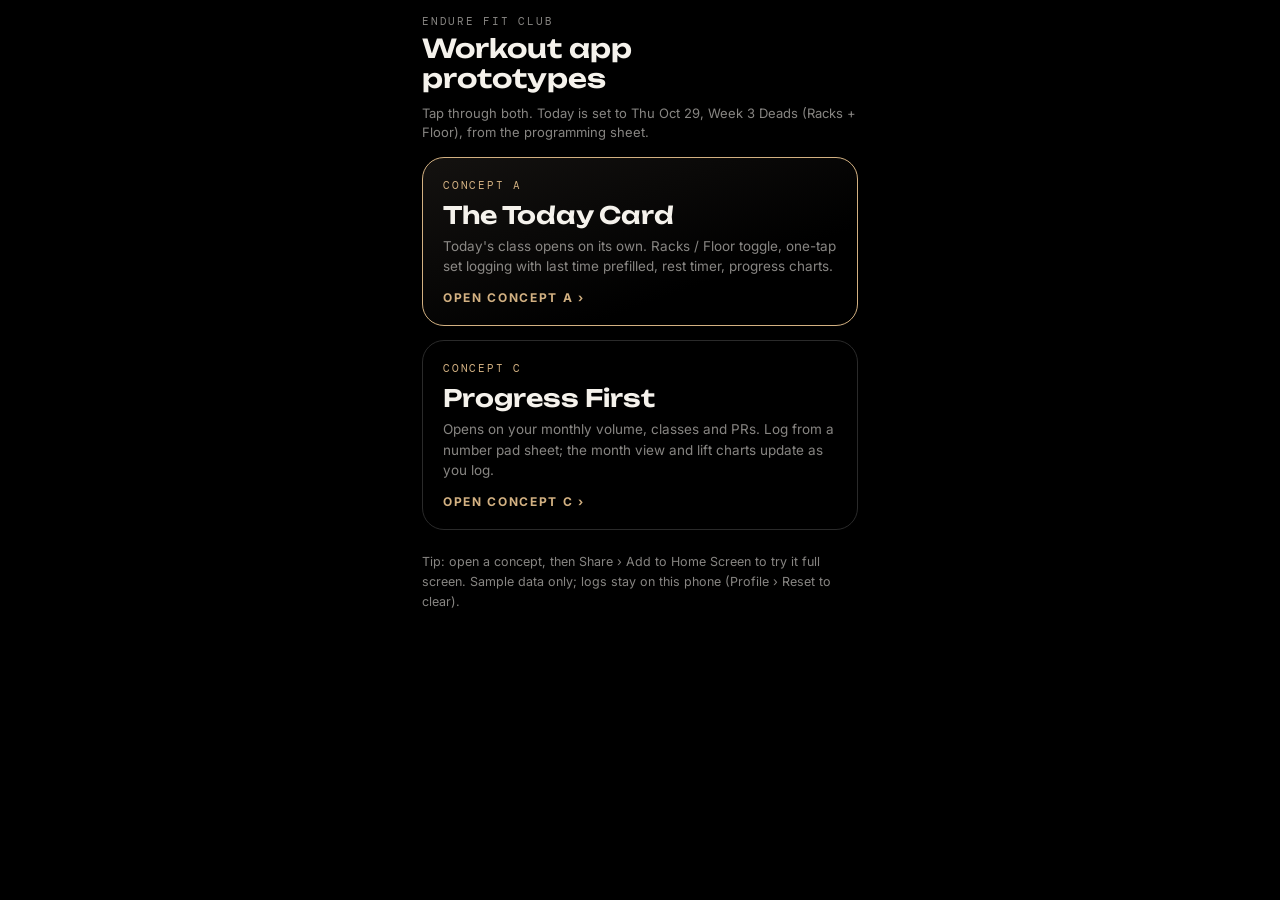
<file: index.html>
<!doctype html><html lang="en"><head><meta charset="utf-8">
<meta name="viewport" content="width=device-width,initial-scale=1,viewport-fit=cover">
<meta name="apple-mobile-web-app-capable" content="yes"><meta name="apple-mobile-web-app-status-bar-style" content="black-translucent">
<meta name="apple-mobile-web-app-title" content="Endure"><meta name="theme-color" content="#000000">
<link rel="apple-touch-icon" href="icons/icon-180.png"><link rel="manifest" href="manifest.webmanifest">
<meta name="robots" content="noindex,nofollow">
<title>Endure · Workout App Prototypes</title>
<link href="https://fonts.googleapis.com/css2?family=DM+Mono:wght@400;500&family=Inter:wght@400;500;600;700&family=Unbounded:wght@500;600;700&display=swap" rel="stylesheet">
<link rel="stylesheet" href="shared/base.css">
<style>.card{display:block;margin:14px 22px 0;border:1px solid #2a2a2a;border-radius:22px;padding:20px;text-decoration:none;color:var(--c)}
.card.a{border-color:var(--g);background:linear-gradient(160deg,#141210,#000 70%)}
.card .k{font-family:'DM Mono',monospace;font-size:11px;letter-spacing:.16em;color:var(--g)}
.card .t{font-family:Unbounded,sans-serif;font-size:24px;font-weight:600;margin:8px 0 6px}
.card .d{font-size:13.5px;color:var(--m);line-height:1.5}.card .go{margin-top:14px;font-weight:700;letter-spacing:.14em;font-size:12px}
.how{margin:22px 22px 0;font-size:12.5px;color:var(--m);line-height:1.6}</style></head><body>
<div class="screen" style="padding-bottom:40px"><div class="pad"><div class="hello mono gold" style="letter-spacing:.16em;font-size:11px">ENDURE FIT CLUB</div><div class="h1">Workout app<br>prototypes</div>
<div class="hello" style="margin-top:10px;line-height:1.5">Tap through both. Today is set to Thu Oct 29, Week 3 Deads (Racks + Floor), from the programming sheet.</div></div>
<a class="card a" href="a/"><div class="k">CONCEPT A</div><div class="t">The Today Card</div><div class="d">Today's class opens on its own. Racks / Floor toggle, one-tap set logging with last time prefilled, rest timer, progress charts.</div><div class="go gold">OPEN CONCEPT A ›</div></a>
<a class="card" href="c/"><div class="k">CONCEPT C</div><div class="t">Progress First</div><div class="d">Opens on your monthly volume, classes and PRs. Log from a number pad sheet; the month view and lift charts update as you log.</div><div class="go gold">OPEN CONCEPT C ›</div></a>
<div class="how">Tip: open a concept, then Share › Add to Home Screen to try it full screen. Sample data only; logs stay on this phone (Profile › Reset to clear).</div>
</div></body></html>
</file>
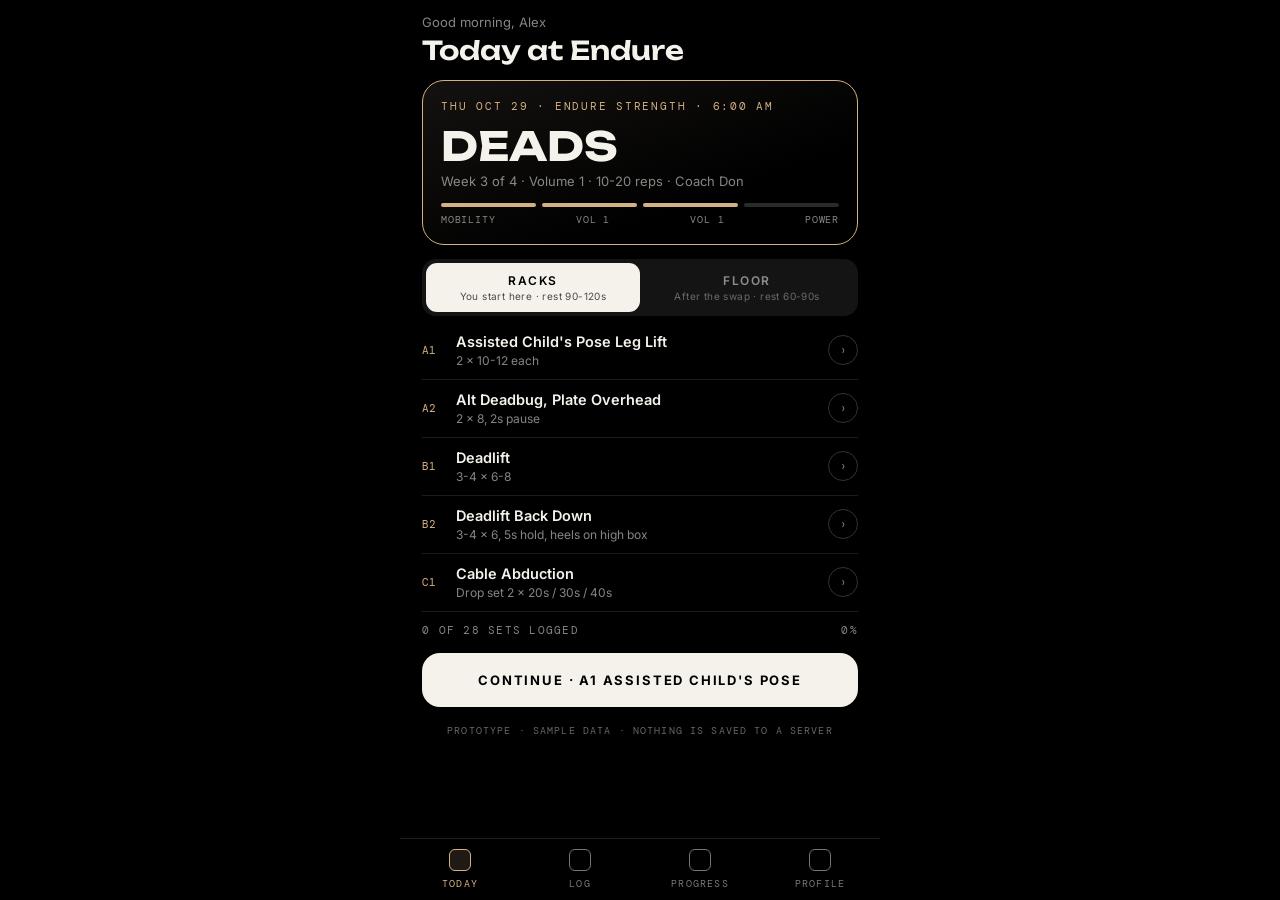
<file: a/index.html>
<!doctype html><html lang="en"><head><meta charset="utf-8">
<meta name="viewport" content="width=device-width,initial-scale=1,viewport-fit=cover,user-scalable=no">
<meta name="apple-mobile-web-app-capable" content="yes"><meta name="mobile-web-app-capable" content="yes">
<meta name="apple-mobile-web-app-status-bar-style" content="black-translucent">
<meta name="apple-mobile-web-app-title" content="Endure A"><meta name="theme-color" content="#000000">
<link rel="apple-touch-icon" href="../icons/icon-180.png"><link rel="manifest" href="manifest.webmanifest">
<title>Endure · Concept A · Today Card</title>
<link rel="preconnect" href="https://fonts.googleapis.com"><link rel="preconnect" href="https://fonts.gstatic.com" crossorigin>
<link href="https://fonts.googleapis.com/css2?family=DM+Mono:wght@400;500&family=Inter:wght@400;500;600;700&family=Unbounded:wght@500;600;700&display=swap" rel="stylesheet">
<link rel="stylesheet" href="../shared/base.css">
<style>
.hero{margin:14px 22px 0;border:1px solid var(--g);border-radius:22px;padding:18px;background:linear-gradient(160deg,#141210,#000 70%)}
.hero .k{font-family:'DM Mono',monospace;font-size:11px;letter-spacing:.16em;color:var(--g)}
.hero .big{font-family:Unbounded,sans-serif;font-size:40px;font-weight:700;margin:8px 0 2px}
.hero .meta{font-size:13px;color:var(--m)}
.hero .bar{display:flex;gap:6px;margin-top:14px}.hero .bar i{flex:1;height:4px;border-radius:2px;background:#2a2a2a}.hero .bar i.on{background:var(--g)}
.hero .bl{display:flex;justify-content:space-between;font-family:'DM Mono',monospace;font-size:10px;color:var(--m);margin-top:6px;letter-spacing:.08em}
.prog{margin:12px 22px 0;font-family:'DM Mono',monospace;font-size:10.5px;letter-spacing:.12em;color:var(--m);display:flex;justify-content:space-between}
.cta{padding:16px 22px 0}
.lname{padding:12px 22px 0;font-family:Unbounded,sans-serif;font-size:28px;font-weight:600;line-height:1.15}
.lsub{padding:6px 22px 0;font-size:13px;color:var(--m)}
.last{margin:16px 22px 0;background:#121212;border-radius:16px;padding:14px 16px;display:flex;justify-content:space-between;align-items:center}
.last .l{font-size:11px;letter-spacing:.14em;color:var(--m);font-family:'DM Mono',monospace}
.last .v{font-size:17px;font-weight:600;margin-top:4px}.last .r{font-size:12px;color:var(--g);text-align:right}
.dial{margin:18px 22px 0;display:flex;gap:12px}
.box{flex:1;border:1px solid #2a2a2a;border-radius:20px;padding:12px 0 10px;text-align:center}
.box.on{border-color:var(--g)}.box .lab{font-family:'DM Mono',monospace;font-size:10.5px;letter-spacing:.16em;color:var(--m)}
.box .num{font-family:Unbounded,sans-serif;font-size:44px;font-weight:600;margin:4px 0 2px}.box.on .num{color:var(--g)}
.box .st{display:flex;justify-content:center;gap:10px}.box .st button{width:52px;height:40px;border-radius:12px;background:#151515;font-size:22px;color:var(--c)}
.sets{margin:16px 22px 0}
.set{display:flex;align-items:center;padding:12px 0;border-bottom:1px solid var(--line);font-size:14px;width:100%;text-align:left}
.set .i{width:50px;font-family:'DM Mono',monospace;color:var(--m);font-size:12px}.set .w{flex:1;font-weight:600}
.set .ck{width:28px;height:28px;border-radius:50%;border:1px solid #444;display:flex;align-items:center;justify-content:center;font-size:13px}
.set .ck.on{background:var(--g);border-color:var(--g);color:#000}
.set.cur .w,.set.cur .i{color:var(--g)}
.addset{font-family:'DM Mono',monospace;font-size:11px;letter-spacing:.12em;color:var(--m);padding:12px 0}
.logbar{position:fixed;left:50%;transform:translateX(-50%);width:100%;max-width:480px;bottom:0;padding:12px 22px calc(16px + var(--safe-b));background:linear-gradient(180deg,rgba(0,0,0,0),#000 30%);z-index:25}
.timer{position:fixed;left:50%;transform:translateX(-50%);width:calc(100% - 28px);max-width:452px;bottom:calc(16px + var(--safe-b));border-radius:24px;background:var(--c);color:#000;padding:14px 16px;display:none;align-items:center;gap:14px;z-index:40;box-shadow:0 20px 40px rgba(0,0,0,.6)}
.timer.show{display:flex}
.timer svg{width:62px;height:62px;flex:none}
.timer .tt{font-family:Unbounded,sans-serif;font-size:24px;font-weight:700}.timer .tl{font-family:'DM Mono',monospace;font-size:10px;letter-spacing:.12em;opacity:.7}
.timer .act{margin-left:auto;display:flex;flex-direction:column;gap:6px}
.timer .act button{background:#000;color:var(--c);border-radius:10px;padding:7px 10px;font-size:11px;font-weight:600;letter-spacing:.08em}
.stat{padding:18px 22px 0;display:flex;align-items:flex-end;gap:12px}
.stat .n{font-family:Unbounded,sans-serif;font-size:50px;font-weight:600;line-height:1}
.stat .u{font-size:14px;color:var(--m);padding-bottom:6px}.stat .d{margin-left:auto;font-size:13px;color:var(--g);padding-bottom:6px;text-align:right}
.chart{margin:14px 22px 0}
.sec{font-family:'DM Mono',monospace;font-size:10.5px;letter-spacing:.14em;color:var(--g);padding:22px 22px 4px}
.prs{margin:0 22px}
</style></head><body>
<div id="app"></div><div class="timer" id="timer"></div><div class="toast" id="toast"></div>
<script src="../shared/data.js"></script>
<script>
const S = EFC.store('efc-proto-a');
let st = Object.assign({side:EFC.firstSide, view:'today', ex:null, cur:0, lift:'r-b1', logs:{}}, S.get());
const save = () => S.set(st);
const $ = s => document.querySelector(s);
const toast = t => { const e=$('#toast'); e.textContent=t; e.classList.add('show'); clearTimeout(toast.t); toast.t=setTimeout(()=>e.classList.remove('show'),1600); };
const nav = on => `<nav class="nav">${[['today','Today'],['log','Log'],['progress','Progress'],['profile','Profile']].map(([k,l])=>`<button class="${on===k?'on':''}" onclick="go('${k}')"><b></b>${l}</button>`).join('')}</nav>`;
function nextEx(){ for (const sd of [st.side, st.side==='RACKS'?'FLOOR':'RACKS']) for (const e of EFC.sides[sd].ex) { if (EFC.doneCount(st.logs,e) < e.sets) return {...e,side:sd}; } return null; }
function go(v){ if(v==='log'){ const n=nextEx()||EFC.byId('r-b1'); return openEx(n.id);} st.view=v; save(); render(); scrollTo(0,0); }
function openEx(id){ const ex=EFC.byId(id); st.ex=id; st.side=ex.side; st.view='log'; const sets=EFC.setsFor(st.logs,ex); st.logs[id]=sets; const i=sets.findIndex(s=>!s.done); st.cur=i<0?sets.length-1:i; save(); render(); scrollTo(0,0); }
function setSide(s){ st.side=s; save(); render(); }
function statusOf(ex){ const d=EFC.doneCount(st.logs,ex); return d===0?['›','']:d>=ex.sets?['✓','done']:[d+'/'+ex.sets,'part']; }
function today(){
  const side = EFC.sides[st.side], other = st.side==='RACKS'?'FLOOR':'RACKS', D=EFC.day;
  const total = EFC.all().reduce((a,e)=>a+e.sets,0), done = EFC.all().reduce((a,e)=>a+Math.min(EFC.doneCount(st.logs,e),e.sets),0);
  const n = nextEx();
  return `<div class="screen"><div class="pad"><div class="hello">Good morning, ${EFC.member.name}</div><div class="h1">Today at Endure</div></div>
  <div class="hero"><div class="k">${D.date.toUpperCase()} · ${D.program.toUpperCase()} · ${D.time}</div><div class="big">${D.title}</div>
  <div class="meta">Week ${D.week} of 4 · ${D.phase} · ${D.reps} · ${D.coach}</div>
  <div class="bar"><i class="on"></i><i class="on"></i><i class="on"></i><i></i></div><div class="bl"><span>MOBILITY</span><span>VOL 1</span><span>VOL 1</span><span>POWER</span></div></div>
  <div class="seg">${['RACKS','FLOOR'].map(s=>`<button class="${st.side===s?'on':''}" onclick="setSide('${s}')">${s}<small>${s===EFC.firstSide?'You start here':'After the swap'} · rest ${EFC.sides[s].rest}</small></button>`).join('')}</div>
  ${side.ex.map(e=>{const [t,c]=statusOf(e); return `<button class="ex" onclick="openEx('${e.id}')"><div class="b">${e.blk}</div><div><div class="n">${e.name}</div><div class="d">${e.rx}</div></div><div class="go ${c}">${t}</div></button>`}).join('')}
  <div class="prog"><span>${done} OF ${total} SETS LOGGED</span><span>${Math.round(done/total*100)}%</span></div>
  <div class="cta">${n?`<button class="btn cream" onclick="openEx('${n.id}')">CONTINUE · ${n.blk} ${n.name.toUpperCase().slice(0,22)}</button>`:`<button class="btn gold" onclick="go('progress')">CLASS COMPLETE · SEE PROGRESS</button>`}</div>
  <div class="sample">PROTOTYPE · SAMPLE DATA · NOTHING IS SAVED TO A SERVER</div></div>${nav('today')}`;
}
function logView(){
  const ex = EFC.byId(st.ex), sets = st.logs[ex.id], s = sets[st.cur], bw = ex.unit!=='lb', rl = ex.repLabel||'REPS';
  const lastTxt = ex.last ? `${ex.last.w} lb x ${ex.last.r.join(', ')}` : (ex.unit==='band'?'Band':'Bodyweight');
  const pb = EFC.prevBest(ex);
  return `<div class="screen" style="padding-bottom:calc(110px + var(--safe-b))"><div class="top"><button class="back" onclick="go('today')">‹ ${ex.side==='RACKS'?'Racks':'Floor'}</button><span class="pill">${ex.blk} · SET ${st.cur+1} OF ${sets.length}</span></div>
  <div class="lname">${ex.name}</div><div class="lsub">${ex.rx} · Rest ${EFC.sides[ex.side].rest}${ex.range?' · '+ex.range:''}</div>
  <div class="last"><div><div class="l">LAST TIME · OCT 22</div><div class="v">${lastTxt}</div></div><div class="r">${ex.last?`Best ${pb} lb${ex.perHand?'<br>per hand':''}`:ex.cue}</div></div>
  <div class="dial">${bw?'':`<div class="box ${'on'}"><div class="lab">WEIGHT · LB</div><div class="num" id="wv">${s.w}</div><div class="st"><button onclick="adj('w',-5)">−</button><button onclick="adj('w',5)">+</button></div></div>`}
  <div class="box ${bw?'on':''}"><div class="lab">${rl}</div><div class="num" id="rv">${s.r}</div><div class="st"><button onclick="adj('r',${rl==='SEC'?-5:-1})">−</button><button onclick="adj('r',${rl==='SEC'?5:1})">+</button></div></div></div>
  <div class="sets">${sets.map((x,i)=>`<button class="set ${i===st.cur?'cur':''}" onclick="pick(${i})"><span class="i">SET ${i+1}</span><span class="w">${bw?'':x.w+' x '}${x.r}${rl==='SEC'?'s':''}${!x.done&&i===st.cur?' · '+(x.w===(ex.last||{}).w?'prefilled':'edited'):''}</span><span class="ck ${x.done?'on':''}" onclick="event.stopPropagation();toggle(${i})">${x.done?'✓':''}</span></button>`).join('')}
  <button class="addset" onclick="addSet()">+ ADD SET</button></div>
  <div class="sample">TIP · TAP A SET TO EDIT IT, TAP ITS CIRCLE TO MARK DONE</div></div>
  <div class="logbar"><button class="btn gold" id="logbtn" onclick="logSet()">${sets.every(x=>x.done)?'ALL SETS DONE · NEXT EXERCISE':'LOG SET '+(st.cur+1)+' · ONE TAP'}</button></div>`;
}
function adj(k,d){ const s=st.logs[st.ex][st.cur]; s[k]=Math.max(0,+(s[k]+d).toFixed(1)); if(s.done) s.done=true; save(); render(); }
function pick(i){ st.cur=i; save(); render(); }
function toggle(i){ const s=st.logs[st.ex][i]; s.done=!s.done; save(); render(); if(s.done) startRest(); }
function addSet(){ const sets=st.logs[st.ex]; const l=sets[sets.length-1]; sets.push({w:l.w,r:l.r,done:false}); st.cur=sets.length-1; save(); render(); }
function logSet(){
  const ex=EFC.byId(st.ex), sets=st.logs[ex.id];
  if (sets.every(x=>x.done)) { const n=nextEx(); return n?openEx(n.id):go('progress'); }
  sets[st.cur].done=true; const s=sets[st.cur];
  // carry weight forward to later unlogged sets
  for (let j=st.cur+1;j<sets.length;j++) if(!sets[j].done) sets[j].w=s.w;
  const b=EFC.bestToday(st.logs,ex); if(ex.hist && b && s.w>EFC.prevBest(ex)) toast('New PR · '+ex.name+' '+s.w+' lb');
  const i=sets.findIndex(x=>!x.done); if(i>=0) st.cur=i; save(); render(); startRest();
}
let tInt=null, tLeft=0, tTotal=0;
function startRest(){ const ex=EFC.byId(st.ex); tTotal=tLeft=EFC.sides[ex.side].restSec; clearInterval(tInt); tInt=setInterval(()=>{tLeft--; if(tLeft<=0){stopRest(); toast('Rest done · next set'); if(navigator.vibrate) navigator.vibrate(200);} else drawT();},1000); drawT(); }
function drawT(){ const e=$('#timer'); const C=169.6, off=C*(1-tLeft/tTotal); const m=Math.floor(tLeft/60), s=String(tLeft%60).padStart(2,'0'); const ex=EFC.byId(st.ex), sets=st.logs[ex.id], n=sets.find(x=>!x.done);
  e.innerHTML=`<svg viewBox="0 0 62 62"><circle cx="31" cy="31" r="27" fill="none" stroke="rgba(0,0,0,.12)" stroke-width="5"/><circle cx="31" cy="31" r="27" fill="none" stroke="#000" stroke-width="5" stroke-linecap="round" stroke-dasharray="${C}" stroke-dashoffset="${off}" transform="rotate(-90 31 31)"/></svg><div><div class="tl">REST · ${EFC.sides[ex.side].rest}</div><div class="tt">${m}:${s}</div><div style="font-size:11.5px;margin-top:2px">${n?'Next: '+(ex.unit==='lb'?n.w+' x ':'')+n.r:'Exercise complete'}</div></div><div class="act"><button onclick="tLeft+=15;tTotal+=15;drawT()">+15S</button><button onclick="stopRest()">SKIP</button></div>`; e.classList.add('show'); }
function stopRest(){ clearInterval(tInt); $('#timer').classList.remove('show'); }
function progress(){
  const lifts = EFC.all().filter(e=>e.hist && e.repLabel!=='SEC');
  const ex = EFC.byId(st.lift) , ser = EFC.series(st.logs, ex), b = EFC.bestToday(st.logs, ex);
  const cur = b ? b.w : Math.max(...ex.hist), first = ex.hist[0];
  const prs = lifts.map(e=>{const bb=EFC.bestToday(st.logs,e); return {e,bb,pr: bb && bb.w>EFC.prevBest(e)}}).filter(x=>x.bb);
  const vol = EFC.volToday(st.logs);
  return `<div class="screen"><div class="pad"><div class="hello">Progress</div><div class="h1">Your lifts</div></div>
  <div class="chips">${lifts.map(e=>`<button class="chip ${e.id===st.lift?'on':''}" onclick="st.lift='${e.id}';save();render()">${e.name.replace('Narrow Stance ','')}</button>`).join('')}</div>
  <div class="stat"><div class="n">${cur}</div><div class="u">lb${ex.perHand?' per hand':''}<br>${b?'today, best set':'best so far'}</div><div class="d">${cur-first>=0?'+':''}${cur-first} lb<br>since May</div></div>
  <div class="chart">${EFC.chart(ser.v, ser.l)}</div>
  <div class="sec">TODAY · OCT 29 · ${EFC.fmt(vol)} LB MOVED</div>
  <div class="prs">${prs.length? prs.map(({e,bb,pr})=>`<div class="pr"><div><div class="n">${pr?'<span class="tag">NEW PR</span>':''}${e.name}</div><div class="s">${e.side==='RACKS'?'Racks':'Floor'} · ${e.blk} · ${EFC.doneCount(st.logs,e)} sets</div></div><div class="v">${bb.w} x ${bb.r}</div></div>`).join('') : `<div class="pr"><div><div class="n">Nothing logged yet</div><div class="s">Log a set in Today and it shows up here</div></div></div>`}</div>
  <div class="sec">ALL TIME BEST</div><div class="prs">${lifts.map(e=>{const bb=EFC.bestToday(st.logs,e); const best=Math.max(EFC.prevBest(e), bb?bb.w:0); return `<div class="pr"><div><div class="n">${e.name}</div><div class="s">${e.side==='RACKS'?'Racks':'Floor'} · ${e.range}</div></div><div class="v">${best} lb</div></div>`}).join('')}</div>
  </div>${nav('progress')}`;
}
function profile(){ return `<div class="screen"><div class="pad"><div class="hello">Profile</div><div class="h1">${EFC.member.name}</div><div class="hello" style="margin-top:8px">Member since ${EFC.member.since} · Endure Fit Club, 1494 Laurel Street, San Carlos</div></div>
  <div style="padding:24px 22px 0"><button class="btn line" onclick="if(confirm('Clear all logged sets in this prototype?')){localStorage.removeItem('efc-proto-a');location.reload()}">RESET PROTOTYPE DATA</button></div>
  <div style="padding:14px 22px 0"><a href="../" class="btn cream" style="text-decoration:none">BACK TO CONCEPTS</a></div>
  <div class="sample">CONCEPT A · TODAY CARD · SAMPLE DATA ONLY</div></div>${nav('profile')}`; }
function render(){ const v=st.view; $('#app').innerHTML = v==='log'&&st.ex ? logView() : v==='progress' ? progress() : v==='profile' ? profile() : today(); }
render();
</script></body></html>
</file>
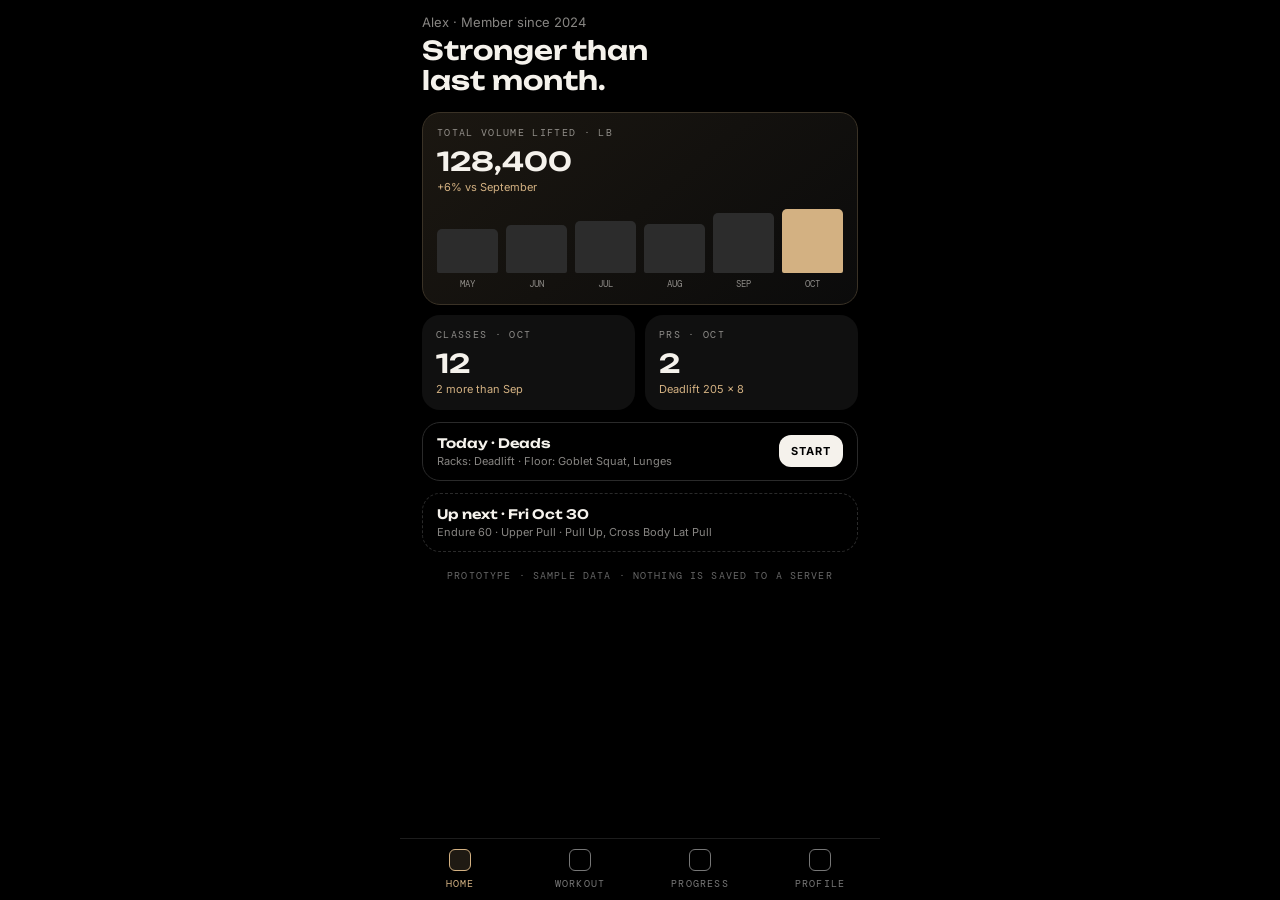
<file: c/index.html>
<!doctype html><html lang="en"><head><meta charset="utf-8">
<meta name="viewport" content="width=device-width,initial-scale=1,viewport-fit=cover,user-scalable=no">
<meta name="apple-mobile-web-app-capable" content="yes"><meta name="mobile-web-app-capable" content="yes">
<meta name="apple-mobile-web-app-status-bar-style" content="black-translucent">
<meta name="apple-mobile-web-app-title" content="Endure C"><meta name="theme-color" content="#000000">
<link rel="apple-touch-icon" href="../icons/icon-180.png"><link rel="manifest" href="manifest.webmanifest">
<title>Endure · Concept C · Progress First</title>
<link rel="preconnect" href="https://fonts.googleapis.com"><link rel="preconnect" href="https://fonts.gstatic.com" crossorigin>
<link href="https://fonts.googleapis.com/css2?family=DM+Mono:wght@400;500&family=Inter:wght@400;500;600;700&family=Unbounded:wght@500;600;700&display=swap" rel="stylesheet">
<link rel="stylesheet" href="../shared/base.css">
<style>
.kpis{display:grid;grid-template-columns:1fr 1fr;gap:10px;margin:16px 22px 0}
.kpi{background:#101010;border-radius:18px;padding:14px;text-align:left}
.kpi .l{font-family:'DM Mono',monospace;font-size:9.5px;letter-spacing:.14em;color:var(--m)}
.kpi .v{font-family:Unbounded,sans-serif;font-size:26px;font-weight:600;margin-top:6px}
.kpi .s{font-size:11px;color:var(--g);margin-top:3px}
.kpi.big{grid-column:span 2;background:linear-gradient(140deg,#1b1711,#0b0b0b);border:1px solid #3a3226}
.bars{display:flex;align-items:flex-end;gap:8px;height:84px;margin-top:12px}
.bars div{flex:1;text-align:center;font-family:'DM Mono',monospace;font-size:9px;color:var(--m)}
.bars div i{display:block;background:#2c2c2c;border-radius:5px 5px 2px 2px;margin-bottom:5px;transition:height .4s}
.bars div.on i{background:var(--g)}
.strip{margin:12px 22px 0;border:1px solid #2a2a2a;border-radius:18px;padding:12px 14px;display:flex;align-items:center;gap:12px;width:calc(100% - 44px);text-align:left}
.strip .d{font-family:Unbounded,sans-serif;font-size:13px;font-weight:600}.strip .s{font-size:11px;color:var(--m);margin-top:3px}
.strip .b{margin-left:auto;background:var(--c);color:#000;border-radius:12px;padding:9px 12px;font-size:11px;font-weight:700;letter-spacing:.1em;flex:none}
.whead{padding:0 22px;display:flex;justify-content:space-between;align-items:flex-end}
.dots{display:flex;gap:4px;margin-top:4px}.dots i{width:7px;height:7px;border-radius:50%;background:#333}.dots i.on{background:var(--g)}
.scrim{position:fixed;inset:0;background:rgba(0,0,0,.6);z-index:40;display:none}.scrim.show{display:block}
.sheet{position:fixed;left:50%;transform:translate(-50%,100%);width:100%;max-width:480px;bottom:0;background:#111;border-radius:30px 30px 0 0;border-top:1px solid #2a2a2a;padding:12px 22px calc(16px + var(--safe-b));z-index:50;transition:transform .28s ease;max-height:94dvh;overflow-y:auto}
.sheet.show{transform:translate(-50%,0)}
.grab{width:40px;height:5px;border-radius:3px;background:#444;margin:0 auto 12px}
.sheet .n{font-family:Unbounded,sans-serif;font-size:21px;font-weight:600;line-height:1.2}.sheet .s{font-size:12px;color:var(--m);margin-top:4px}
.spark{display:flex;justify-content:space-between;margin-top:12px;background:#0a0a0a;border-radius:14px;padding:10px 12px;align-items:center}
.spark .t{font-size:11px;color:var(--m);line-height:1.4}
.inputs{display:flex;gap:10px;margin-top:12px}
.inputs>button{flex:1;background:#000;border-radius:14px;padding:10px 12px;border:1px solid #2a2a2a;text-align:left}
.inputs>button.on{border-color:var(--g)}.inputs .l{font-family:'DM Mono',monospace;font-size:9.5px;letter-spacing:.14em;color:var(--m)}
.inputs .v{font-family:Unbounded,sans-serif;font-size:26px;font-weight:600;margin-top:2px}.inputs>button.on .v{color:var(--g)}
.quick{display:flex;gap:8px;margin-top:10px}.quick button{flex:1;padding:9px 0;border-radius:10px;border:1px solid #2a2a2a;font-size:12px;color:var(--m)}
.kp{display:grid;grid-template-columns:repeat(3,1fr);gap:8px;margin-top:10px}
.kp button{background:#1b1b1b;border-radius:12px;height:46px;font-size:20px;font-weight:500}.kp button:active{background:#2a2a2a}
.setrow{display:flex;gap:6px;margin-top:12px;flex-wrap:wrap}
.setrow button{font-family:'DM Mono',monospace;font-size:11px;padding:7px 9px;border-radius:9px;border:1px solid #2a2a2a;color:var(--m)}
.setrow button.done{background:#3a3226;color:var(--c);border-color:#3a3226}.setrow button.cur{border-color:var(--g);color:var(--g)}
.cal{display:grid;grid-template-columns:repeat(7,1fr);gap:5px;margin:12px 22px 0}
.cal span{height:34px;border-radius:7px;background:#141414;font-family:'DM Mono',monospace;font-size:9px;color:#555;display:flex;align-items:flex-end;justify-content:flex-end;padding:3px 5px}
.cal span.d{background:#3a3226;color:var(--c)}.cal span.p{background:var(--g);color:#000}.cal span.t{outline:1.5px solid var(--c)}
.cal .h{background:none;color:var(--m);justify-content:center;align-items:center;height:16px;padding:0}
.legend{display:flex;gap:14px;margin:10px 22px 0;font-family:'DM Mono',monospace;font-size:9.5px;color:var(--m);letter-spacing:.1em}
.legend b{display:inline-block;width:9px;height:9px;border-radius:2px;vertical-align:-1px;margin-right:4px}
.lf{display:flex;align-items:center;gap:10px;padding:11px 0;border-bottom:1px solid var(--line);width:100%;text-align:left}
.lf .n{font-size:13.5px;font-weight:600;width:132px}.lf .sd{font-family:'DM Mono',monospace;font-size:9px;letter-spacing:.1em;color:var(--m);margin-top:3px}
.lf .v{margin-left:auto;font-family:Unbounded,sans-serif;font-size:14px;font-weight:600;text-align:right;white-space:nowrap}
.lf .v small{display:block;font-family:Inter,sans-serif;font-size:10.5px;color:var(--g);font-weight:500}
.lifts{margin:14px 22px 0}
.detail{margin:4px 22px 0;background:#0d0d0d;border-radius:16px;padding:12px}
</style></head><body>
<div id="app"></div><div class="scrim" id="scrim" onclick="closeSheet()"></div><div class="sheet" id="sheet"></div><div class="toast" id="toast"></div>
<script src="../shared/data.js"></script>
<script>
const S = EFC.store('efc-proto-c');
let st = Object.assign({view:'home', side:EFC.firstSide, logs:{}, lift:'r-b1'}, S.get());
let sh = null; // sheet state {id, cur, field, buf}
const save=()=>S.set(st); const $=s=>document.querySelector(s);
const toast=t=>{const e=$('#toast');e.textContent=t;e.classList.add('show');clearTimeout(toast.t);toast.t=setTimeout(()=>e.classList.remove('show'),1600)};
const nav=on=>`<nav class="nav">${[['home','Home'],['workout','Workout'],['progress','Progress'],['profile','Profile']].map(([k,l])=>`<button class="${on===k?'on':''}" onclick="go('${k}')"><b></b>${l}</button>`).join('')}</nav>`;
function go(v){ st.view=v; save(); render(); scrollTo(0,0); }
const prsToday=()=>EFC.all().filter(e=>e.hist&&e.repLabel!=='SEC').filter(e=>{const b=EFC.bestToday(st.logs,e);return b&&b.w>EFC.prevBest(e)});
const anyLogged=()=>EFC.all().some(e=>EFC.doneCount(st.logs,e)>0);
function home(){
  const vol=EFC.volToday(st.logs), months=EFC.monthVol.map(x=>({...x})); months[5].v+=vol; const mx=Math.max(...months.map(x=>x.v));
  const pct=Math.round((months[5].v/months[4].v-1)*100); const prs=prsToday();
  const classes=EFC.octClasses.length+(anyLogged()?1:0), prCount=2+prs.length;
  return `<div class="screen"><div class="pad"><div class="hello">${EFC.member.name} · Member since ${EFC.member.since}</div><div class="h1">${pct>0?'Stronger than<br>last month.':'Keep stacking<br>sessions.'}</div></div>
  <div class="kpis"><button class="kpi big" onclick="go('progress')"><div class="l">TOTAL VOLUME LIFTED · LB</div><div class="v">${EFC.fmt(months[5].v)}</div><div class="s">${pct>=0?'+':''}${pct}% vs September${vol?' · +'+EFC.fmt(vol)+' today':''}</div>
  <div class="bars">${months.map((x,i)=>`<div class="${i===5?'on':''}"><i style="height:${Math.round(x.v/mx*64)}px"></i>${x.m}</div>`).join('')}</div></button>
  <button class="kpi" onclick="go('progress')"><div class="l">CLASSES · OCT</div><div class="v">${classes}</div><div class="s">${classes>=13?'Best month yet':'2 more than Sep'}</div></button>
  <button class="kpi" onclick="go('progress')"><div class="l">PRS · OCT</div><div class="v">${prCount}</div><div class="s">${prs[0]?prs[0].name.replace('Narrow Stance ','')+' '+EFC.bestToday(st.logs,prs[0]).w:'Deadlift 205 x 8'}</div></button></div>
  <button class="strip" onclick="go('workout')"><div><div class="d">Today · ${EFC.day.title[0]+EFC.day.title.slice(1).toLowerCase()}</div><div class="s">Racks: Deadlift · Floor: Goblet Squat, Lunges</div></div><div class="b">${anyLogged()?'RESUME':'START'}</div></button>
  <div class="strip" style="border-style:dashed"><div><div class="d">Up next · Fri Oct 30</div><div class="s">Endure 60 · Upper Pull · Pull Up, Cross Body Lat Pull</div></div></div>
  <div class="sample">PROTOTYPE · SAMPLE DATA · NOTHING IS SAVED TO A SERVER</div></div>${nav('home')}`;
}
function workout(){
  const side=EFC.sides[st.side], D=EFC.day;
  return `<div class="screen"><div class="whead"><div><div class="hello">${D.date} · ${D.program} · Week ${D.week} ${D.phase}</div><div class="h1">${D.title[0]+D.title.slice(1).toLowerCase()}</div></div></div>
  <div class="seg">${['RACKS','FLOOR'].map(s=>`<button class="${st.side===s?'on':''}" onclick="st.side='${s}';save();render()">${s}<small>${s===EFC.firstSide?'You start here':'After the swap'} · rest ${EFC.sides[s].rest}</small></button>`).join('')}</div>
  ${side.ex.map(e=>{const d=EFC.doneCount(st.logs,e); const b=EFC.bestToday(st.logs,e); return `<button class="ex" onclick="openSheet('${e.id}')"><div class="b">${e.blk}</div><div style="flex:1;min-width:0"><div class="n">${e.name}</div><div class="d">${e.rx}${b&&e.unit==='lb'?' · best '+b.w+' x '+b.r:''}</div><div class="dots">${Array.from({length:Math.max(e.sets,d)},(_,i)=>`<i class="${i<d?'on':''}"></i>`).join('')}</div></div><div class="go ${d>=e.sets?'done':d?'part':''}">${d>=e.sets?'✓':d?d+'/'+e.sets:'+'}</div></button>`}).join('')}
  <div class="sample">TAP AN EXERCISE TO LOG IT</div></div>${nav('workout')}`;
}
function openSheet(id){ const ex=EFC.byId(id); st.logs[id]=EFC.setsFor(st.logs,ex); const i=st.logs[id].findIndex(s=>!s.done); sh={id,cur:i<0?st.logs[id].length-1:i,field:ex.unit==='lb'?'w':'r',fresh:true}; save(); drawSheet(); $('#sheet').classList.add('show'); $('#scrim').classList.add('show'); }
function closeSheet(){ $('#sheet').classList.remove('show'); $('#scrim').classList.remove('show'); sh=null; render(); }
function drawSheet(){
  const ex=EFC.byId(sh.id), sets=st.logs[ex.id], s=sets[sh.cur], lb=ex.unit==='lb', rl=ex.repLabel||'REPS';
  const trend = ex.hist ? `<div class="spark"><div class="t">Last ${ex.hist.length} sessions<br><b style="color:var(--c)">${ex.hist[0]} → ${ex.last.w} lb</b>${ex.perHand?' per hand':''}</div>${EFC.spark(ex.hist,150,40)}</div>` : `<div class="spark"><div class="t">${ex.unit==='band'?'Band':'Bodyweight'} move · log ${rl.toLowerCase()} only<br><b style="color:var(--c)">${ex.cue}</b></div></div>`;
  $('#sheet').innerHTML=`<div class="grab" onclick="closeSheet()"></div>
  <div style="display:flex;justify-content:space-between;gap:10px"><div><div class="n">${ex.name}</div><div class="s">${ex.side==='RACKS'?'Racks':'Floor'} · ${ex.blk} · ${ex.rx}${ex.range?' · '+ex.range:''}</div></div><button class="back" onclick="closeSheet()" style="align-self:flex-start">Done</button></div>
  ${trend}
  <div class="inputs">${lb?`<button class="${sh.field==='w'?'on':''}" onclick="sh.field='w';sh.fresh=true;drawSheet()"><div class="l">${ex.perHand?'DB · LB':'LB'}</div><div class="v" id="fw">${s.w}</div></button>`:''}
  <button class="${sh.field==='r'?'on':''}" onclick="sh.field='r';sh.fresh=true;drawSheet()"><div class="l">${rl}</div><div class="v" id="fr">${s.r}</div></button>
  <button><div class="l">SET</div><div class="v">${sh.cur+1}/${sets.length}</div></button></div>
  <div class="quick">${ex.last?`<button onclick="setVal('w',${ex.last.w})">Same as last</button><button onclick="bump('w',5)">+5 lb</button>`:''}<button onclick="setVal('r',${ex.reps})">${ex.reps} ${rl==='SEC'?'sec':'reps'}</button></div>
  <div class="kp">${[1,2,3,4,5,6,7,8,9,'.',0,'⌫'].map(k=>`<button onclick="key('${k}')">${k}</button>`).join('')}</div>
  <div class="setrow">${sets.map((x,i)=>`<button class="${x.done?'done':''} ${i===sh.cur?'cur':''}" onclick="sh.cur=${i};sh.fresh=true;drawSheet()">S${i+1} ${lb?x.w+'x':''}${x.r}${x.done?' ✓':''}</button>`).join('')}<button onclick="addSet()">+ SET</button></div>
  <button class="btn gold" style="margin-top:12px" onclick="saveSet()">${sets.every(x=>x.done)?'ALL SETS LOGGED · CLOSE':(s.done?'UPDATE SET ':'SAVE SET ')+(sh.cur+1)}</button>`;
}
function bump(k,d){ const s=st.logs[sh.id][sh.cur]; setVal(k,s[k]+d); }
function setVal(k,v){ const s=st.logs[sh.id][sh.cur]; s[k]=v; sh.field=k; sh.fresh=true; save(); drawSheet(); }
function key(k){ const s=st.logs[sh.id][sh.cur], f=sh.field; let cur=sh.fresh?'':String(s[f]); sh.fresh=false;
  if(k==='⌫') cur=cur.slice(0,-1); else if(k==='.'){ if(f==='w'&&!cur.includes('.')) cur+= cur?'.':'0.'; } else cur+=k;
  if(cur.length>5) return; s[f]= cur===''||cur==='0.'?0:parseFloat(cur); save(); const el=$(f==='w'?'#fw':'#fr'); if(el) el.textContent=cur||'0'; }
function addSet(){ const sets=st.logs[sh.id], l=sets[sets.length-1]; sets.push({w:l.w,r:l.r,done:false}); sh.cur=sets.length-1; save(); drawSheet(); }
function saveSet(){ const ex=EFC.byId(sh.id), sets=st.logs[ex.id];
  if(sets.every(x=>x.done)) return closeSheet();
  const s=sets[sh.cur]; s.done=true; for(let j=sh.cur+1;j<sets.length;j++) if(!sets[j].done) sets[j].w=s.w;
  if(ex.hist && ex.repLabel!=='SEC' && s.w>EFC.prevBest(ex)) toast('New PR · '+ex.name+' '+s.w+' lb'); else toast('Set '+(sh.cur+1)+' saved');
  const i=sets.findIndex(x=>!x.done); if(i>=0) sh.cur=i; sh.fresh=true; save(); drawSheet(); render(); }
function progress(){
  const logged=anyLogged(), prs=prsToday();
  let cal='<div class="cal">'+'SMTWTFS'.split('').map(d=>`<span class="h">${d}</span>`).join('');
  for(let i=0;i<4;i++) cal+='<span style="background:none"></span>';
  for(let d=1;d<=31;d++){ let c=''; if(EFC.octClasses.includes(d)) c='d'; if(EFC.octPR.includes(d)) c='p'; if(d===29){ c= prs.length?'p':logged?'d':''; c+=' t'; } cal+=`<span class="${c}">${d}</span>`; }
  cal+='</div>';
  const lifts=EFC.all().filter(e=>e.hist&&e.repLabel!=='SEC'); const sel=EFC.byId(st.lift), ser=EFC.series(st.logs,sel);
  const classes=EFC.octClasses.length+(logged?1:0);
  return `<div class="screen"><div class="pad"><div class="hello">October 2026</div><div class="h1">${classes} classes · ${2+prs.length} PRs</div></div>${cal}
  <div class="legend"><span><b style="background:#3a3226"></b>CLASS</span><span><b style="background:#D3B182"></b>PR DAY</span><span><b style="outline:1.5px solid #F5F2EC"></b>TODAY</span></div>
  <div class="lifts">${lifts.map(e=>{const s=EFC.series(st.logs,e); const now=s.v[s.v.length-1]; const b=EFC.bestToday(st.logs,e); return `<button class="lf" onclick="st.lift='${e.id}';save();render()"><div><div class="n" style="${e.id===st.lift?'color:var(--g)':''}">${e.name.replace('Narrow Stance ','')}</div><div class="sd">${e.side} · ${e.blk}</div></div>${EFC.spark(s.v)}<div class="v">${now}${b?' x '+b.r:' lb'}<small>${now-s.v[0]>=0?'+':''}${now-s.v[0]} since May</small></div></button>`}).join('')}</div>
  <div class="detail"><div class="mono gold" style="font-size:10px;letter-spacing:.14em;margin-bottom:6px">${sel.name.toUpperCase()} · BEST SET BY SESSION</div>${EFC.chart(ser.v,ser.l,330,120)}</div>
  </div>${nav('progress')}`;
}
function profile(){ return `<div class="screen"><div class="pad"><div class="hello">Profile</div><div class="h1">${EFC.member.name}</div><div class="hello" style="margin-top:8px">Member since ${EFC.member.since} · Endure Fit Club, 1494 Laurel Street, San Carlos</div></div>
  <div style="padding:24px 22px 0"><button class="btn line" onclick="if(confirm('Clear all logged sets in this prototype?')){localStorage.removeItem('efc-proto-c');location.reload()}">RESET PROTOTYPE DATA</button></div>
  <div style="padding:14px 22px 0"><a href="../" class="btn cream" style="text-decoration:none">BACK TO CONCEPTS</a></div>
  <div class="sample">CONCEPT C · PROGRESS FIRST · SAMPLE DATA ONLY</div></div>${nav('profile')}`; }
function render(){ const v=st.view; $('#app').innerHTML= v==='workout'?workout(): v==='progress'?progress(): v==='profile'?profile(): home(); }
render();
</script></body></html>
</file>
<file: shared/base.css>
*{box-sizing:border-box;margin:0;padding:0;-webkit-tap-highlight-color:transparent}
:root{--g:#D3B182;--c:#F5F2EC;--m:rgba(245,242,236,.55);--line:#1c1c1c;--safe-b:env(safe-area-inset-bottom,0px);--safe-t:env(safe-area-inset-top,0px)}
html,body{background:#000;color:var(--c);font-family:Inter,system-ui,-apple-system,sans-serif;-webkit-font-smoothing:antialiased;overscroll-behavior:none}
body{min-height:100dvh;max-width:480px;margin:0 auto;position:relative}
button{font:inherit;color:inherit;background:none;border:0;cursor:pointer}
.mono{font-family:'DM Mono',ui-monospace,monospace}.disp{font-family:Unbounded,Inter,sans-serif}
.gold{color:var(--g)}.muted{color:var(--m)}
.screen{padding:calc(var(--safe-t) + 14px) 0 calc(96px + var(--safe-b));min-height:100dvh}
.pad{padding:0 22px}
.hello{font-size:13px;color:var(--m)}
.h1{font-family:Unbounded,Inter,sans-serif;font-size:26px;font-weight:600;line-height:1.15;margin-top:6px}
.nav{position:fixed;left:50%;transform:translateX(-50%);width:100%;max-width:480px;bottom:0;padding:10px 0 calc(10px + var(--safe-b));border-top:1px solid #1d1d1d;background:rgba(0,0,0,.92);backdrop-filter:blur(12px);display:flex;justify-content:space-around;z-index:20}
.nav button{font-family:'DM Mono',monospace;font-size:10px;letter-spacing:.12em;text-transform:uppercase;color:#777;text-align:center;min-width:64px}
.nav button b{display:block;width:22px;height:22px;margin:0 auto 6px;border:1.5px solid #777;border-radius:6px}
.nav button.on{color:var(--g)}.nav button.on b{border-color:var(--g);background:rgba(211,177,130,.15)}
.seg{display:flex;background:#141414;border-radius:14px;padding:4px;margin:14px 22px 6px}
.seg button{flex:1;padding:10px 0;border-radius:11px;font-size:12px;font-weight:600;letter-spacing:.12em;color:var(--m)}
.seg button.on{background:var(--c);color:#000}
.seg small{display:block;font-weight:400;font-size:10px;letter-spacing:.04em;margin-top:2px;opacity:.7}
.ex{margin:0 22px;border-bottom:1px solid var(--line);padding:11px 0;display:flex;gap:12px;align-items:center;width:calc(100% - 44px);text-align:left}
.ex .b{font-family:'DM Mono',monospace;font-size:11px;color:var(--g);width:22px;flex:none}
.ex .n{font-size:14.5px;font-weight:600}.ex .d{font-size:12px;color:var(--m);margin-top:3px}
.ex .go{margin-left:auto;min-width:30px;height:30px;padding:0 8px;border-radius:15px;border:1px solid #333;display:flex;align-items:center;justify-content:center;font-size:11px;color:var(--m);flex:none;font-family:'DM Mono',monospace}
.ex .go.done{background:var(--g);border-color:var(--g);color:#000}
.ex .go.part{border-color:var(--g);color:var(--g)}
.btn{display:flex;align-items:center;justify-content:center;height:54px;border-radius:18px;font-weight:700;letter-spacing:.14em;font-size:13px;width:100%}
.btn.cream{background:var(--c);color:#000}.btn.gold{background:var(--g);color:#000}.btn.line{border:1px solid var(--g);color:var(--g)}
.chip{font-size:12px;padding:8px 12px;border-radius:20px;border:1px solid #2c2c2c;color:var(--m);white-space:nowrap}
.chip.on{background:var(--c);color:#000;border-color:var(--c);font-weight:600}
.chips{display:flex;gap:8px;padding:16px 22px 0;overflow-x:auto;scrollbar-width:none}.chips::-webkit-scrollbar{display:none}
.pr{display:flex;justify-content:space-between;align-items:center;padding:12px 0;border-bottom:1px solid var(--line)}
.pr .n{font-size:14px;font-weight:600}.pr .s{font-size:11.5px;color:var(--m);margin-top:3px}
.pr .v{font-family:Unbounded,sans-serif;font-size:16px;font-weight:600;white-space:nowrap}
.tag{font-family:'DM Mono',monospace;font-size:9.5px;letter-spacing:.12em;color:#000;background:var(--g);padding:3px 6px;border-radius:4px;margin-right:8px}
.pill{font-family:'DM Mono',monospace;font-size:10.5px;letter-spacing:.12em;padding:6px 10px;border:1px solid var(--g);border-radius:20px;color:var(--g)}
.top{display:flex;justify-content:space-between;align-items:center;padding:0 22px}
.back{font-size:14px;color:var(--m);padding:6px 0}
.toast{position:fixed;left:50%;top:calc(var(--safe-t) + 12px);transform:translateX(-50%);background:var(--g);color:#000;padding:10px 16px;border-radius:14px;font-weight:600;font-size:13px;z-index:60;opacity:0;transition:opacity .2s;pointer-events:none}
.toast.show{opacity:1}
.sample{font-family:'DM Mono',monospace;font-size:9.5px;letter-spacing:.12em;color:#666;text-align:center;padding:18px 22px 0}
</file>
